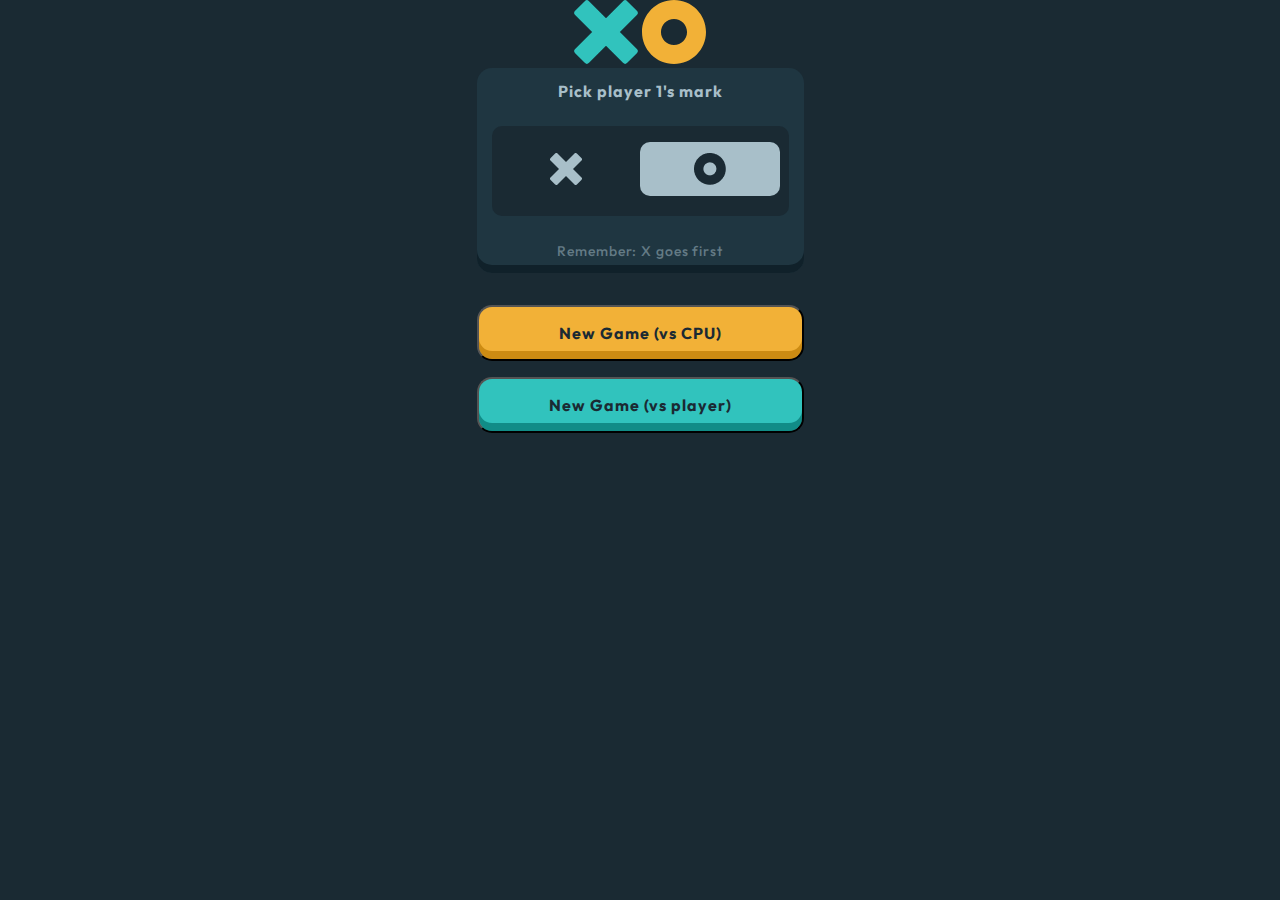
<file: tic-tac-toe/starter-code/index.html>
<!DOCTYPE html>
<html lang="en">
<head>
  <meta charset="UTF-8">
  <meta name="viewport" content="width=device-width, initial-scale=1.0">
  <link rel="stylesheet" href="index.css">
  <link rel="icon" type="image/png" sizes="32x32" href="./assets/favicon-32x32.png">
  
  <title>Frontend Mentor | Tic Tac Toe</title>
</head>
<body>
<div class="newGameDivStart">
  <!-- New game menu start -->
<div class="xoImage1"><img src="./assets/icon-x.svg" alt=""> <img src="./assets/icon-o.svg" alt=""> </div>
<div class="pickUpPlayerToStart">
  <p class="pickUp1sMark">Pick player 1's mark</p>
  <div class="pickUpXorO"> <div class="xWhite"><img src="./assets/Combined Shape Copy 2.png" alt=""></div> 
   <div class="oDarkImg"><img src="./assets/Oval Copy.png" alt=""></div> </div>
    <p class="rememberFirst">Remember: X goes first</p>
</div>
 <button class="NGvsCPU">New Game (vs CPU)</button>
<button class="ngvsPlayer"> New Game (vs player)</button>
</div>
</body>
</html>
</file>
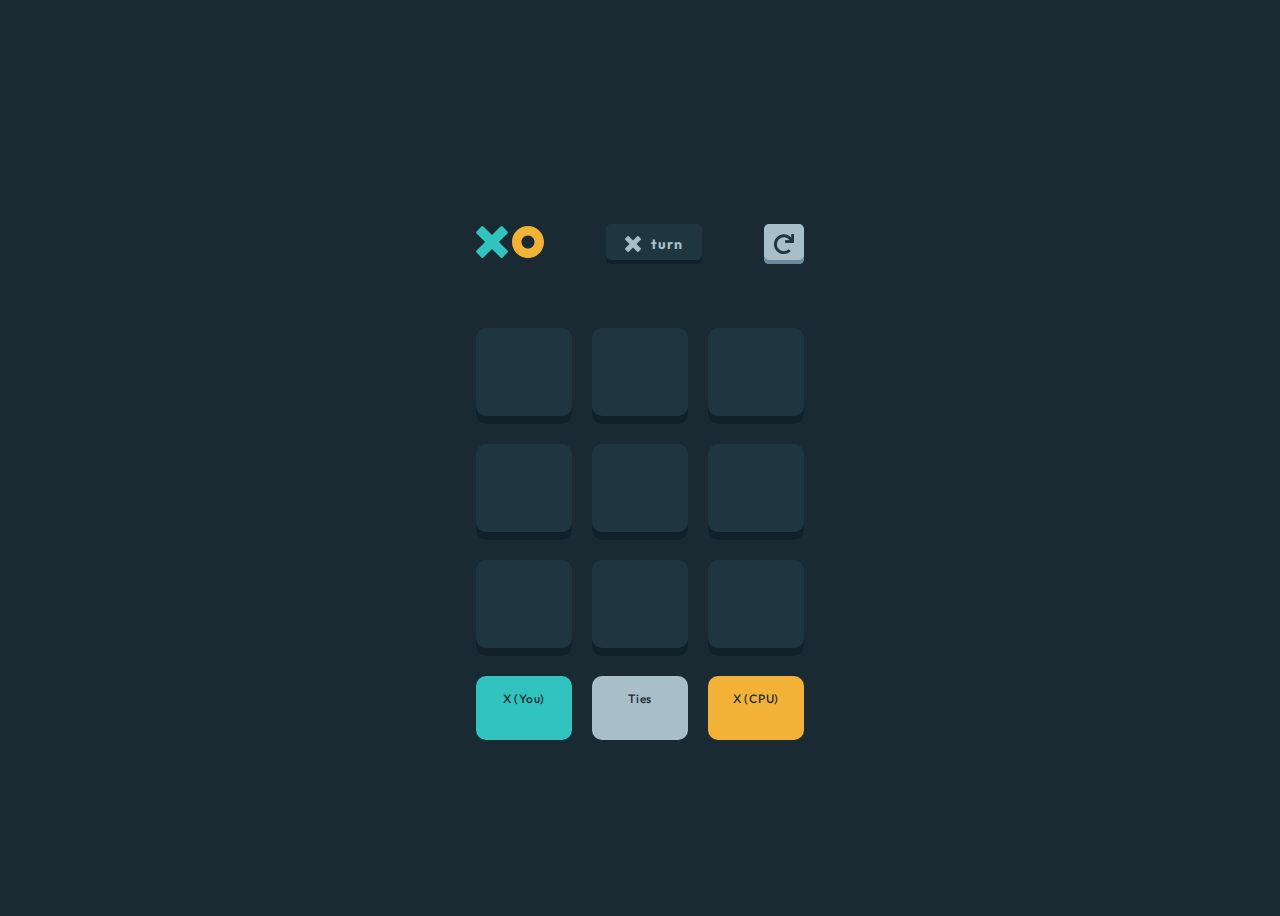
<file: tic-tac-toe/starter-code/index2.html>
<!DOCTYPE html>
<html lang="en">
<head>
  <meta charset="UTF-8">
  <meta name="viewport" content="width=device-width, initial-scale=1.0">
  <link rel="stylesheet" href="index2.css">
  <link rel="icon" type="image/png" sizes="32x32" href="./assets/favicon-32x32.png">
  <script src="index.js" defer></script>
  <title>Frontend Mentor | Tic Tac Toe</title>
</head>
<body>
    <div id="mainDiv">
<header><div class="xoImage"><img src="./assets/icon-x.svg" alt=""> <img src="./assets/icon-o.svg" alt=""> </div>
<div class="xTurn"><img src="./assets/Combined Shape Copy 2.png" alt=""> <p>turn</p> </div>
<div class="restrDiv"><img class="restartimg" src="./assets/icon-restart.svg" alt=""></div>
</header>
<div class="parent">
    <div ></div>
    <div ></div>
    <div ></div>
    <div ></div>
    <div ></div>
    <div ></div>
    <div ></div>
    <div ></div>
    <div ></div>
  </div>

  <div class="lastBigDivSolo">
    <div id="xYouDiv" class="lastDivCounter"> <p class="counterText">X (You)</p> <div class="counterDivX"></div> </div>
    <div id="TiesDiv" class="lastDivCounter"> <p class="counterText">Ties </p> <div class="counterDivTies"></div> </div>
    <div id="xCpuDiv" class="lastDivCounter"> <p class="counterText">X (CPU)</p> <div class="counterDivXcpu"></div> </div>
  </div>

<div class="lastDivMultiplayer">
    <div id="xYouDiv" class="lastDivCounter"> <p class="counterText">X (P2)</p> <div class="counterDivX"></div> </div>
    <div id="TiesDiv" class="lastDivCounter"> <p class="counterText">Ties </p> <div class="counterDivTies"></div> </div>
    <div id="xCpuDiv" class="lastDivCounter"> <p class="counterText">O (P1)</p> <div class="counterDivXcpu"></div> </div>
</div>
<div class="ohNoYouLost">
 <p class="ohNoText">Oh no, you lost</p>
 <div class="OTakesRound"> <img class="ohNoYouLostOImg" src="./assets/icon-o.svg" alt=""> 
    <p class="OtakesRoundText">TAKES THE ROUND</p></div>
    <div class="QuitAndContiniueBottons">
        <button class="QuitButton">QUIT</button>
        <button class="NEXTROUND">NEXT ROUND</button>
    </div>
</div>
<div class="youWonDiv">
    <p class="ohNoText">YOU WON!</p>
    <div class="OTakesRound"> <img class="ohNoYouLostOImg" src="./assets/icon-x.svg" alt=""> 
       <p class="XtakesRoundText">TAKES THE ROUND</p></div>
       <div class="QuitAndContiniueBottons">
           <button class="QuitButton">QUIT</button>
           <button class="NEXTROUND">NEXT ROUND</button>
       </div>
   </div>
   <div class="restartGame">
    <div class="restartGameDiv"> 
       <p class="restartGameText">RESTART GAME?</p></div>
       <div class="restartGameBottoms">
           <button class="QuitButton">QUIT</button>
           <button class="NEXTROUND">NEXT ROUND</button>
       </div>
   </div>
   <div class="player1Wins">
    <p class="ohNoText">PLAYER 1 WINS!</p>
    <div class="OTakesRound"> <img class="ohNoYouLostOImg" src="./assets/icon-o.svg" alt=""> 
       <p class="OtakesRoundText">TAKES THE ROUND</p></div>
       <div class="QuitAndContiniueBottons">
           <button class="QuitButton">QUIT</button>
           <button class="NEXTROUND">NEXT ROUND</button>
       </div>
   </div>
   <div class="player2Wins">
    <p class="ohNoText">PLAYER 2 WINS!</p>
    <div class="OTakesRound"> <img class="ohNoYouLostOImg" src="./assets/icon-x.svg" alt=""> 
       <p class="XtakesRoundText">TAKES THE ROUND</p></div>
       <div class="QuitAndContiniueBottons">
           <button class="QuitButton">QUIT</button>
           <button class="NEXTROUND">NEXT ROUND</button>
       </div>
   </div>
   <div class="tiedGame">
    <div class="restartGameDiv"> 
       <p class="restartGameText">ROUND TIED</p></div>
       <div class="restartGameBottoms">
           <button class="QuitButton">QUIT</button>
           <button class="NEXTROUND">NEXT ROUND</button>
       </div>
   </div>
</div>

   <div id="newGameDivStart">
    <!-- New game menu start -->
  <div class="xoImage1"><img src="./assets/icon-x.svg" alt=""> <img src="./assets/icon-o.svg" alt=""> </div>
  <div class="pickUpPlayerToStart">
    <p class="pickUp1sMark">Pick player 1's mark</p>
    <div class="pickUpXorO"> <div class="xWhite"><img src="./assets/Combined Shape Copy 2.png" alt=""></div> 
     <div class="oDarkImg"><img src="./assets/Oval Copy.png" alt=""></div> </div>
      <p class="rememberFirst">Remember: X goes first</p>
  </div>
   <button class="NGvsCPU">New Game (vs CPU)</button>
  <button class="ngvsPlayer"> New Game (vs player)</button>
  </div>
</body>
</html>
</file>
<file: tic-tac-toe/starter-code/index.css>
@import url('https://fonts.googleapis.com/css2?family=Outfit:wght@500;700&display=swap');
*{
    padding: 0%;
    margin: 0%;

}
body{
    display: flex;
    flex-direction: column;
    justify-content: center;
    background-color: #1A2A33;
    align-items: center;
}
.newGameDivStart{
    display: flex;
    flex-direction: column;
    justify-content: center;
    background-color: #1A2A33;
    align-items: center;
}
.xoImage{
    display: flex;
    justify-content: center;
    margin-top: 119px;
    margin-bottom: 32px;
}
.xoImage img{
    width: 32px;
    height: 32px;
}
.pickUpPlayerToStart{
    height: 205px;
width: 327px;
left: 0px;
top: 64px;
border-radius: 15px;
display: flex;
flex-direction: column;
justify-content: space-around;
align-items: center;
background: #1F3641;
box-shadow: inset 0px -8px 0px #10212A;
border-radius: 15px;
margin-bottom: 32px;
}
.pickUpXorO{
    height: 72px;
width: 279px;
left: 24px;
top: 132px;
border-radius: 10px;
background: #1A2A33;
display: flex;
flex-direction: row;
justify-content: space-between;
padding: 9px;

}
.xWhite{
    height: 54px;
width: 131.98524475097656px;
left: 163px;
top: 141px;
border-radius: 10px;
display: flex;
align-items: center;
justify-content: center;
margin-top: 7px;
}
.oDarkImg{
    height: 54px;
    width: 131.98524475097656px;
    left: 163px;
    top: 141px;
    border-radius: 10px;
    display: flex;
align-items: center;
justify-content: center;
margin-top: 7px;
}
.pickUp1sMark{
    font-family: Outfit;
font-size: 16px;
font-weight: 700;
line-height: 20px;
letter-spacing: 1px;
text-align: center;
color: #A8BFC9;
}
.rememberFirst{
    font-family: Outfit;
font-size: 14px;
font-weight: 500;
line-height: 18px;
letter-spacing: 0.875px;
text-align: center;
color: #A8BFC9;
opacity: 0.5;
}
.NGvsCPU{
    height: 56px;
width: 327px;
left: 0px;
top: 0px;
border-radius: 15px;
background: #F2B137;
box-shadow: inset 0px -8px 0px #CC8B13;
border-radius: 15px;
margin-bottom: 16px;
font-family: Outfit;
font-size: 16px;
font-weight: 700;
line-height: 20px;
letter-spacing: 1px;
text-align: center;
color: #1A2A33;
}
.ngvsPlayer{
    height: 56px;
width: 327px;
left: 0px;
top: 0px;
border-radius: 15px;
background: #31C3BD;
box-shadow: inset 0px -8px 0px #118C87;
border-radius: 15px;
font-family: Outfit;
font-size: 16px;
font-weight: 700;
line-height: 20px;
letter-spacing: 1px;
text-align: center;
color: #1A2A33;
}
.oDarkImg{
    width: 140px;
    background: #A8BFC9;
    border-radius: 10px;
} 


@media only screen and (min-width: 1440px) {
    .xoImage1{
        margin-top: 214px;
    }
    .pickUpPlayerToStart{
        height: 205px;
        width: 460px;
        border-radius: 15px;
    }
    .pickUpXorO{
        width: 412px;
    }
    
    .xWhite{
        width: 200px;
    }
    .xWhite:hover{
        background: rgba(168, 191, 201, 0.05);
        border-radius: 10px;
    }   
    .oDarkImg{
        width: 200px;
        background: #A8BFC9;
        border-radius: 10px;
    } 
    .NGvsCPU{
        width: 460px;
    }
    .NGvsCPU:hover{
        background-color: #FFC860;
    }
    .ngvsPlayer{
        width: 460px;
    }
    .ngvsPlayer:hover{
        background-color: #65E9E4;
    }
    
}
</file>
<file: tic-tac-toe/starter-code/index2.css>
@import url('https://fonts.googleapis.com/css2?family=Outfit:wght@500;700&display=swap');
*{
    padding: 0%;
    margin: 0%;

}
body{
    display: flex;
    flex-direction: column;
    justify-content: center;
    background-color: #1A2A33;
    align-items: center;
    padding: 24px 23px 176px 23px;
}
#mainDiv{
    display: flex;
    flex-direction: column;
    justify-content: center;
    background-color: #1A2A33;
    align-items: center;
    /* display: none; */
}
.tictacDivs:hover{
    background-image: url(./assets/Combined\ Shape\ Copy\ 2.svg);
    background-position: 50% 50%;
    background-repeat: no-repeat; 
}
.tictacDivsO:hover{
    background-image: url(./assets/Oval\ Copy.svg);
    background-position: 50% 50%;
    background-repeat: no-repeat;
}
header{
    display: flex;
    flex-direction: row;
    justify-content: space-between;
    width: 328px;
    align-items: center;
    margin-bottom: 64px;
}
.xoImage img{
    width: 32px;
    height: 32px;
}
.xTurn{
    display: flex;
    flex-direction: row;
    justify-content: center;
    height: 40px;
    width: 96px;
    background: #1F3641;
    box-shadow: inset 0px -4px 0px #10212A;
    border-radius: 5px;
    align-items: center;
    
}
.xTurn p{
    font-family: Outfit;
font-size: 14px;
font-weight: 700;
line-height: 18px;
letter-spacing: 0.875px;
text-align: center;
color: #A8BFC9;
}
.xTurn img{
    height: 16px;
    width: 16px;
    margin-right: 10px;
}
.restrDiv{
height: 40px;
width: 40px;
border-radius: 5px;
background: #A8BFC9;
box-shadow: inset 0px -4px 0px #6B8997;
display: flex;
justify-content: center;
align-items: center;
}
.parent {
    display: grid;
    grid-gap: 20px;
    grid-template-columns: repeat(3, 96px);
    grid-template-rows: repeat(3, 96px);
    margin-bottom: 20px;
  }
.parent div{
    display: flex;
    align-items: center;
    justify-content: center;
    background: #1F3641;
    box-shadow: inset 0px -8px 0px #10212A;
    border-radius: 10px;
}
.lastBigDivSolo{
    display: grid;
    grid-gap: 20px;
    grid-template-columns: repeat(3, 96px);
}
.lastDivCounter{
height: 64px;
width: 96px;
border-radius: 10px;
display: flex;
align-items: center;
flex-direction: column;

}
.counterText{
    font-family: Outfit;
font-size: 12px;
font-weight: 500;
line-height: 15px;
letter-spacing: 0.75px;
text-align: center;
color: #1A2A33;
margin-top: 15px;
}
#xYouDiv{
    background: #31C3BD;
}
#TiesDiv{
    background: #A8BFC9;
}
#xCpuDiv{
    background: #F2B137;
}
.counterDivX{
    font-family: Outfit;
font-size: 20px;
font-weight: 700;
line-height: 25px;
letter-spacing: 1.25px;
text-align: center;
color: #1A2A33;
}
.lastDivMultiplayer{
    display: grid;
    grid-gap: 20px;
    grid-template-columns: repeat(3, 96px);
    position: absolute;
    top:480px;
    display: none;  
}
.ohNoYouLost{
    height: 228px;
width: 100vw;
position: absolute;
display: flex;
flex-direction: column;
justify-content: space-around;
align-items: center;
background-color: #1F3641;
display: none;
}
.ohNoText{
    font-family: Outfit;
font-size: 14px;
font-weight: 700;
line-height: 18px;
letter-spacing: 0.875px;
text-align: center;
color:  #A8BFC9;
}
.OTakesRound{
    display: flex;
    justify-content: space-between;
    width: 280px;
}
.ohNoYouLostOImg{
    width: 30px;
    height: 30px;
}
.OtakesRoundText{
    font-family: Outfit;
font-size: 24px;
font-weight: 700;
line-height: 30px;
letter-spacing: 1.5px;
text-align: left;
color: #F2B137;
}
.QuitButton{
    height: 52px;
width: 76px;
border-radius: 10px;
background: #A8BFC9;
box-shadow: inset 0px -4px 0px #6B8997;
font-family: Outfit;
font-size: 16px;
font-weight: 700;
line-height: 20px;
letter-spacing: 1px;
text-align: center;

}
.NEXTROUND{
    height: 52px;
width: 146px;
border-radius: 10px;
background: #F2B137;
box-shadow: inset 0px -4px 0px #CC8B13;
font-family: Outfit;
font-size: 16px;
font-weight: 700;
line-height: 20px;
letter-spacing: 1px;
text-align: center;

}
.youWonDiv{
    height: 228px;
width: 100vw;
position: absolute;
display: flex;
flex-direction: column;
justify-content: space-around;
align-items: center;
background-color: #1F3641;
display: none;
}
.XtakesRoundText{
    color: #31C3BD;
    font-family: Outfit;
font-size: 24px;
font-weight: 700;
line-height: 30px;
letter-spacing: 1.5px;
text-align: left;
}
.restartGame{
    height: 228px;
width: 100vw;
position: absolute;
display: flex;
flex-direction: column;
justify-content: space-around;
align-items: center;
background-color: #1F3641;
display: none;
}
.restartGameText{
    font-family: Outfit;
font-size: 24px;
font-weight: 700;
line-height: 30px;
letter-spacing: 1.5px;
text-align: center;

    color:  #A8BFC9;
}
.restartGameDiv{
    margin-top: 61px;
}
.restartGameBottoms{
    margin-bottom: 50px;
}
.player1Wins{
    height: 228px;
    width: 100vw;
    position: absolute;
    display: flex;
    flex-direction: column;
    justify-content: space-around;
    align-items: center;
    background-color: #1F3641;
    display: none;
}
.player2Wins{
    height: 228px;
    width: 100vw;
    position: absolute;
    display: flex;
    flex-direction: column;
    justify-content: space-around;
    align-items: center;
    background-color: #1F3641;
    display: none;
}
.tiedGame{
    height: 228px;
width: 100vw;
position: absolute;
display: flex;
flex-direction: column;
justify-content: space-around;
align-items: center;
background-color: #1F3641;
display: none;
}




#newGameDivStart{
    display: flex;
    flex-direction: column;
    justify-content: center;
    background-color: #1A2A33;
    align-items: center;
    
    display: none;
}
.xoImage1{
    display: flex;
    justify-content: center;
    margin-top: 119px;
    margin-bottom: 32px;
}
.xoImage img{
    width: 32px;
    height: 32px;
}
.pickUpPlayerToStart{
    height: 205px;
width: 327px;
left: 0px;
top: 64px;
border-radius: 15px;
display: flex;
flex-direction: column;
justify-content: space-around;
align-items: center;
background: #1F3641;
box-shadow: inset 0px -8px 0px #10212A;
border-radius: 15px;
margin-bottom: 32px;
}
.pickUpXorO{
    height: 72px;
width: 279px;
left: 24px;
top: 132px;
border-radius: 10px;
background: #1A2A33;
display: flex;
flex-direction: row;
justify-content: space-between;
padding: 9px;

}
.xWhite{
    height: 54px;
width: 131.98524475097656px;
left: 163px;
top: 141px;
border-radius: 10px;
display: flex;
align-items: center;
justify-content: center;
margin-top: 7px;
}
.oDarkImg{
    height: 54px;
    width: 131.98524475097656px;
    left: 163px;
    top: 141px;
    border-radius: 10px;
    display: flex;
align-items: center;
justify-content: center;
margin-top: 7px;
}
.pickUp1sMark{
    font-family: Outfit;
font-size: 16px;
font-weight: 700;
line-height: 20px;
letter-spacing: 1px;
text-align: center;
color: #A8BFC9;
}
.rememberFirst{
    font-family: Outfit;
font-size: 14px;
font-weight: 500;
line-height: 18px;
letter-spacing: 0.875px;
text-align: center;
color: #A8BFC9;
opacity: 0.5;
}
.NGvsCPU{
    height: 56px;
width: 327px;
left: 0px;
top: 0px;
border-radius: 15px;
background: #F2B137;
box-shadow: inset 0px -8px 0px #CC8B13;
border-radius: 15px;
margin-bottom: 16px;
font-family: Outfit;
font-size: 16px;
font-weight: 700;
line-height: 20px;
letter-spacing: 1px;
text-align: center;
color: #1A2A33;
}
.ngvsPlayer{
    height: 56px;
width: 327px;
left: 0px;
top: 0px;
border-radius: 15px;
background: #31C3BD;
box-shadow: inset 0px -8px 0px #118C87;
border-radius: 15px;
font-family: Outfit;
font-size: 16px;
font-weight: 700;
line-height: 20px;
letter-spacing: 1px;
text-align: center;
color: #1A2A33;
}
.oDarkImg{
    width: 140px;
    background: #A8BFC9;
    border-radius: 10px;
} 
@media only screen and (min-width: 768px) {

    header{
        margin-top: 200px;
    }
    .lastDivMultiplayer{
        top:685px;
    }
    .ohNoYouLost{
        top:400px;
    }
    .youWonDiv{
        top:400px;
    }
    .restartGame{
        top:400px;
    }
    .player1Wins{
        top:400px;
    }
    .player2Wins{
        top:400px;
    }
    .tiedGame{
        top:400px;
    }
}
@media only screen and (min-width: 1440px) {
    header{
        width:460px
    }
    
    .parent {
        display: grid;
        grid-gap: 20px;
        grid-template-columns: repeat(3, 140px);
        grid-template-rows: repeat(3, 140px);
        margin-bottom: 20px;
    }
    .lastBigDivSolo{
        display: grid;
        grid-gap: 20px;
        grid-template-columns: repeat(3, 140px);
    }
    .lastDivCounter{
        width: 140px;
    }
    .lastDivMultiplayer{
        display: grid;
        grid-gap: 20px;
        grid-template-columns: repeat(3, 140px);
        top:810px;
        display: none;
    }
    .ohNoText{
        
    font-family: Outfit;
    font-size: 16px;
    font-weight: 700;
    line-height: 20px;
    letter-spacing: 1px;
    text-align: center;

    }
    .ohNoYouLost{
        height: 266px;
    }
    .OTakesRound{
        width: 491px;
    }
    .ohNoYouLostOImg{
        width: 64px;
        height: 64px;
    }
    .OtakesRoundText{
        
    font-family: Outfit;
    font-size: 40px;
    font-weight: 700;
    line-height: 50px;
    letter-spacing: 2.5px;
    text-align: left;

    }
    .XtakesRoundText{
                
        font-family: Outfit;
        font-size: 40px;
        font-weight: 700;
        line-height: 50px;
        letter-spacing: 2.5px;
        text-align: left;

    }


    .xoImage1{
        margin-top: 214px;
    }
    .pickUpPlayerToStart{
        height: 205px;
        width: 460px;
        border-radius: 15px;
    }
    .pickUpXorO{
        width: 412px;
    }
    
    .xWhite{
        width: 200px;
    }
    .xWhite:hover{
        background: rgba(168, 191, 201, 0.05);
        border-radius: 10px;
    }   
    .oDarkImg{
        width: 200px;
        background: #A8BFC9;
        border-radius: 10px;
    } 
    .NGvsCPU{
        width: 460px;
    }
    .NGvsCPU:hover{
        background-color: #FFC860;
    }
    .ngvsPlayer{
        width: 460px;
    }
    .ngvsPlayer:hover{
        background-color: #65E9E4;
    }
    
}
</file>
